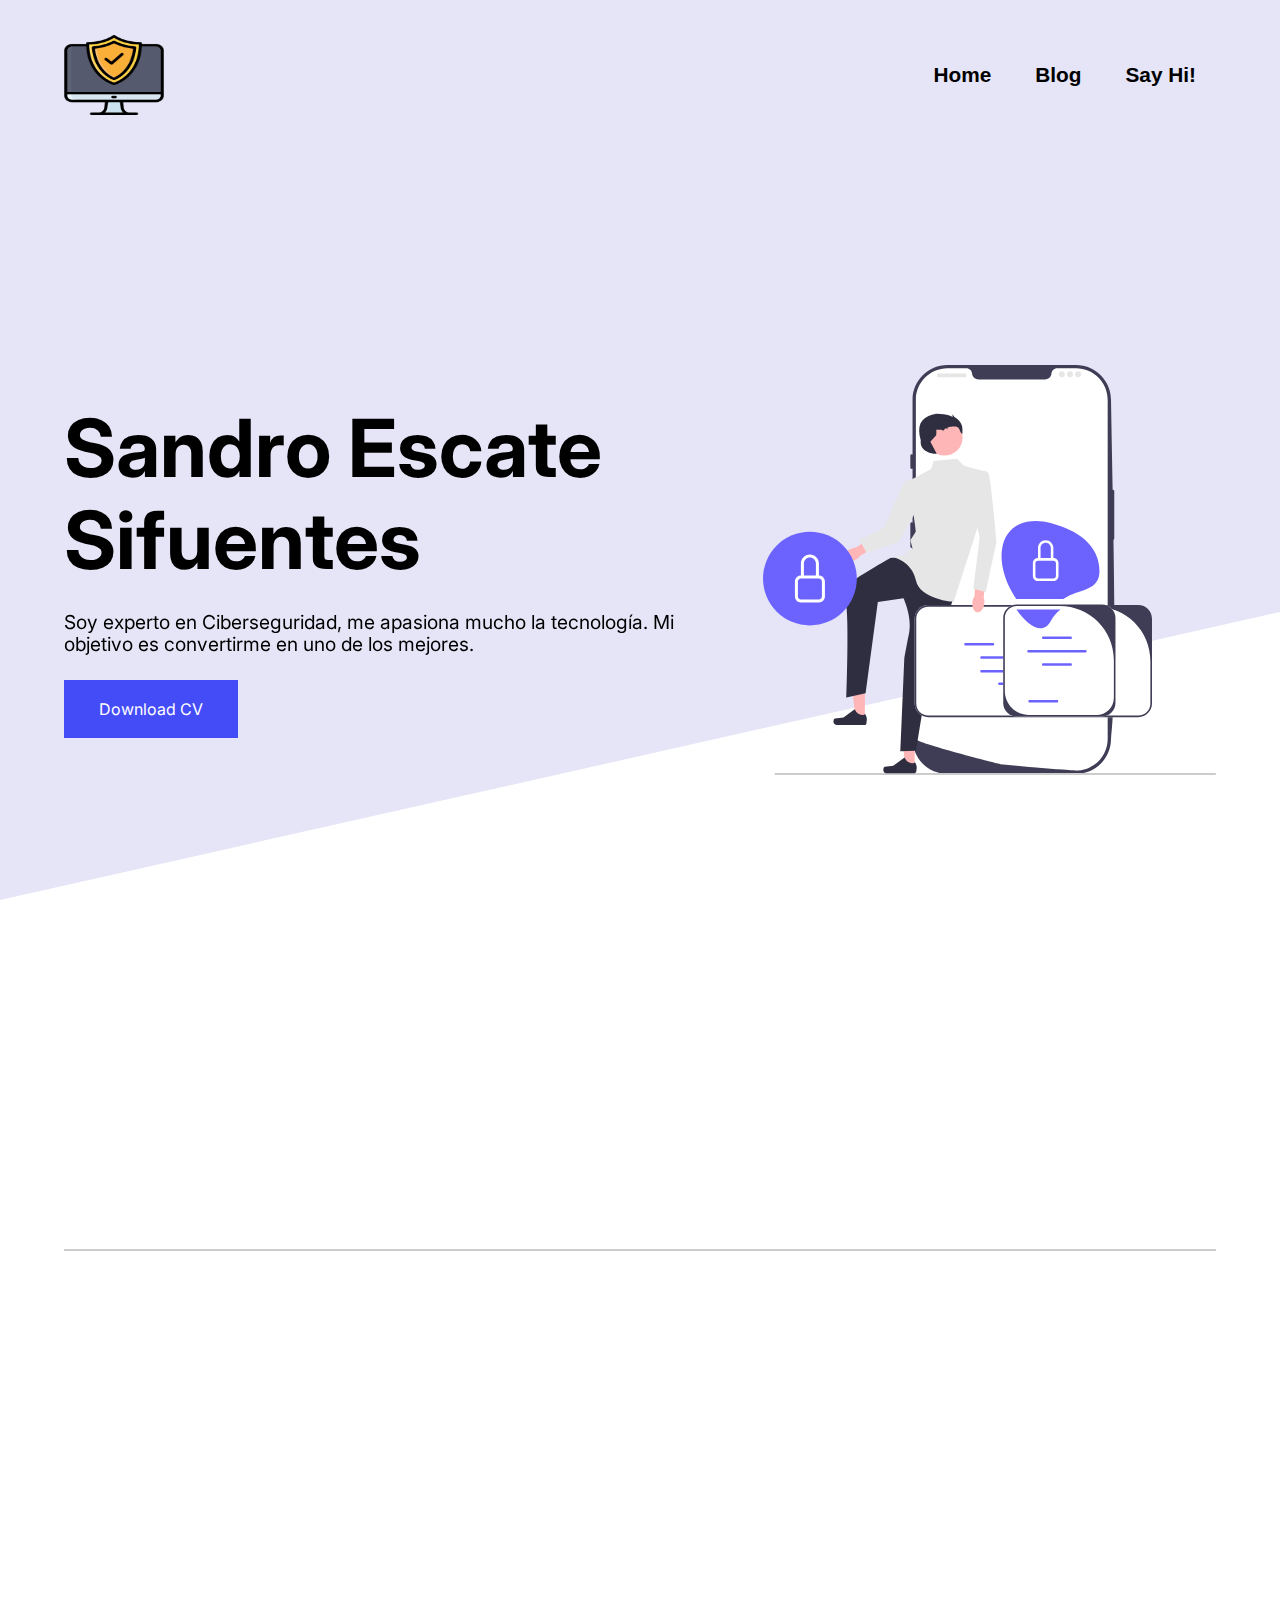
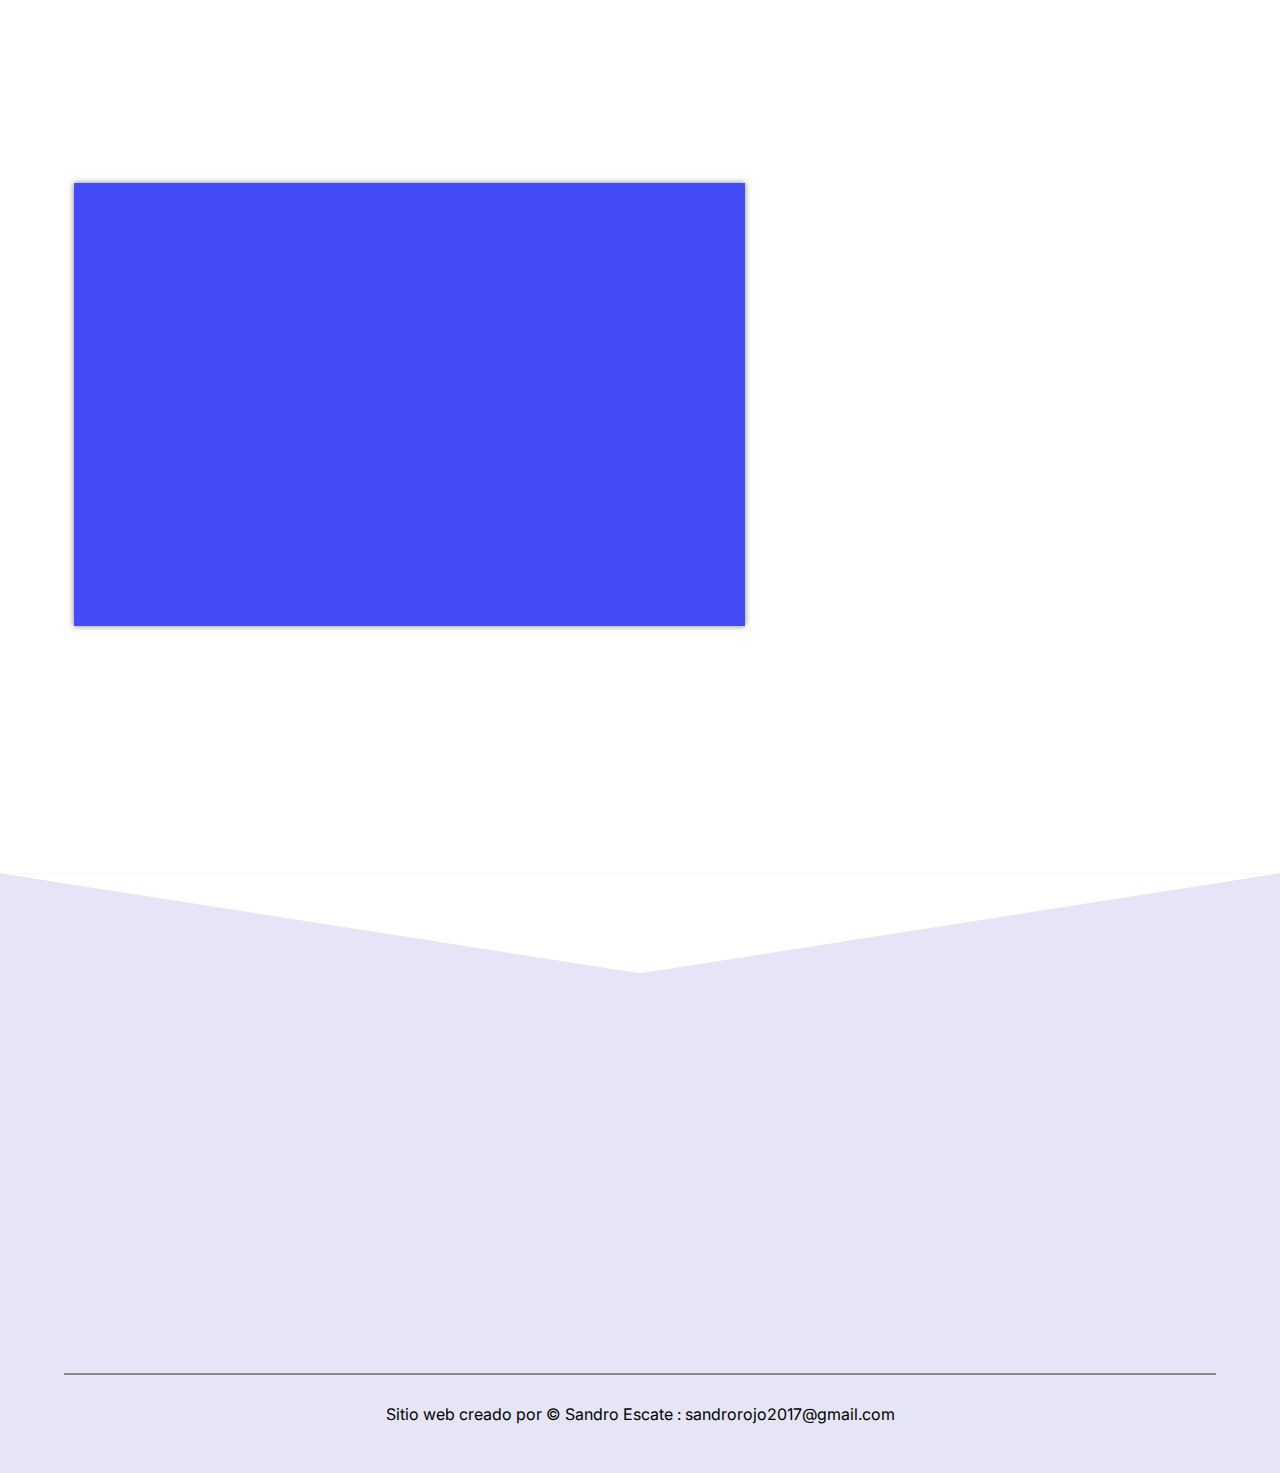
<file: Portafolio/index.html>
<!DOCTYPE html>
<html lang="es">

<head>
    <meta charset="UTF-8">
    <meta name="viewport" content="width=device-width, initial-scale=1.0">
    <title>Mi Portafolio</title>
    <link rel="shortcut icon" href="assets/miIcon.png" type="image/x-icon">
    <link rel="stylesheet" href="css/normalize.css">
    <link rel="stylesheet" href="css/style.css">
</head>

<body>
    <!--Para comenzar con una correcta estructura, empezamos con la etiqueta Header para la cabecera de la página-->
    <header class="hero">
        <div class="navbar">
            <img src="assets/libro.png" class="logo" alt="logo">
            <!--Seguimos con los botones de navegación-->
            <nav>
                <ul>
                    <li><a href="index.html">Home</a></li>
                    <li><a href="https://sandroescate18.blogspot.com/">Blog</a></li>
                    <li><a href="registro/registro.html">Say Hi!</a></li>
                </ul>
            </nav>
        </div>

        <div class="hero__container container">
            <!--Para empezar con el titulo agregaré un h1 y complementaré con una imagen-->
            <div class="hero__texts">
                <h1 class="hero__title">Sandro Escate Sifuentes</h1>
                <p class="hero__copy">Soy experto en Ciberseguridad, me apasiona mucho la tecnología. Mi objetivo es convertirme en uno de los mejores.</p>
                <a href="assets/MiCurriculum.pdf" download="MICV.pdf" class="hero__cta">Download CV</a>    
            </div>

            <img src="assets/Book.svg" class="hero__img">

        </div>

    </header>
    <!--Termina el header-->
    <article class="main">
        <!--Comienza la sección de autor-->
        <section class="instructor container">
            
            <div class="instructor__container">
                <img src="assets/perfil.jpg" class="instructor__img">
                <h2 class="instructor__name">Sandro Escate Sifuentes</h2>
                <p class="instructor__tag">Ingeniero de Ciberseguridad</p>
            </div>

        </section>

        <section class="about container">

            <div class="about__course">
                <h2 class="title title--border">La Ciberseguridad Actualmente</h2>

                <p class="about__paragraph">En la actualidad nos encontramos sumergidos en la era digital que pasamos por alto los peligros que conlleva navegar sin precacución por el internet, es por esto que todas las personas debemos tomar conciencia y sobre todo tener sentido común al navegar.</p>

                <p class="about__paragraph">Muchos Ciberdelincuentes todos los días intentan apoderarse de lo ajeno, datos de empresas, datos de personas, etc. Es por esto que la ciberseguridad se ha convertido en una pieza necesaria dentro de nuestro mundo cada vez más tecnológico y digital, ya que es la encargada de proteger nuestros dispositivos y nuestra seguridad y privacidad cuando navegamos por la Red.</p>

                <a href="https://sandroescate18.blogspot.com/" class="cta">Ir a mi Blog</a>
            </div>

            <figure class="about__picture">
                <img src="assets/leyendo.svg" class="about__img">
            </figure>

        </section>
        <!--Sección de categorias de libros más solicitados-->
        <section class="card">
            <div class="container">

                <h2 class="title">Ciberamenazas más comunes</h2>
                <p class="card__copy">Estas son las Ciberamenazas más comunes presentadas por IBM.</p>

                <div class="card__container">

                    <div class="card__item">
                        <figure class="card__img">
                            <img src="assets/superacion.png" class="card__picture">
                        </figure>
                        <h3 class="card__title">Ataque DDoS</h3>
                        <p class="card__paragraph">Un ataque DDoS intenta hacer caer un servidor, un sitio web o una red sobrecargándola con tráfico, generalmente desde varios sistemas coordinados. Los ataques DDoS agobian las redes empresariales a través del protocolo simple de gestión de red (SNMP), utilizado para módems, impresoras, conmutadores, routers y servidores.</p>
                    </div>

                    <div class="card__item">
                        <figure class="card__img">
                            <img src="assets/historia.png" class="card__picture">
                        </figure>
                        <h3 class="card__title">Ransomware</h3>
                        <p class="card__paragraph">Ransomware es un tipo de programa malicioso que bloquea archivos, datos o sistemas y amenaza con borrar o destruir los datos, o con publicar los datos privados o confidenciales, a menos que se pague un rescate a los ciberdelincuentes responsables del ataque. Los últimos ataques de ransomware se han dirigido a gobiernos estatales y locales, que son más fáciles de quebrantar que las organizaciones</p>
                    </div>

                    <div class="card__item">
                        <figure class="card__img">
                            <img src="assets/psicologia.png" class="card__picture">
                        </figure>
                        <h3 class="card__title">Phishing/ingeniería social</h3>
                        <p class="card__paragraph">Phishing es una forma de ingeniería social que engaña a los usuarios para que proporcionen su información confidencial. En las estafas de phishing, los correos electrónicos o mensajes de texto parecen ser de una empresa legítima que solicita información confidencial, como datos de tarjeta de crédito o información de inicio de sesión.</p>
                    </div>
                    
                    <div class="card__item">
                        <figure class="card__img">
                            <img src="assets/animales.png" class="card__picture">
                        </figure>
                        <h3 class="card__title">
                            Programas maliciosos</h3>
                        <p class="card__paragraph">El término "programa malicioso" se refiere a variantes de software malicioso, como gusanos, virus y troyanos, que proporcionan acceso no autorizado o causan daños a un sistema. Los ataques de programas maliciosos son cada vez más "sin archivos" y están diseñados para eludir los métodos de detección más comunes, como las herramientas antivirus.</p>
                    </div>

                </div>
            </div>
        </section>

        <section class="course container">

            <figure class="course__picture">
                <img src="assets/web1.svg" class="course__img">
            </figure>
            <!--Sección para comprar nuestros productos-->
            <div class="course__about">
                <h2 class="title">LO QUE OCURRE SI SUFRES UN ATAQUE CIBERNÉTICO</h2>
                <p class="about__paragraph">
                    - Imposibilidad de acceder a tu web y para hacerlo, piden un rescate, lo que viene siendo un ataque de ransomware.<br>
                    - Robo de los ficheros y archivos más importantes de tu organización.
                    - Impiden emitir facturas o cobros.<br>
                    - Se producen suplantaciones de identidad. El phishing es uno de los ataques cibernéticos más comunes en los últimos tiempos.<br>
                    - Hacer pagos indebidos.<br>
                    - Incremento en la factura de la luz o el teléfono
                </p>
                <a href="registro/registro.html" class="cta">Send Mail</a>
            </div>
        </section>
    </article>
    <!--La parte final de nuestra página web-->
    <footer class="footer">
        <div class="footer__container container">

            <div class="footer__contact">
                <div class="footer__texts">
                    <h2 class="title">¿Tienes algunda duda?</h2>
                    <p class="footer__copy">Si tienes alguna duda, puedes contactarme en cualquiera de mis redes sociales.</p>
                    <!--Nuestras redes sociales-->
                    <div class="footer__social">
                        <a href="https://www.facebook.com/profile.php?id=100087533088367" class="footer__link">
                           <img src="assets/bxl-facebook.svg" class="footer__icon">
                        </a>
                        <a href="https://twitter.com/escate_sandro" class="footer__link">
                           <img src="assets/bxl-twitter.svg" class="footer__icon">
                        </a>
                        <a href="https://www.youtube.com/" class="footer__link">
                           <img src="assets/bxl-youtube.svg" class="footer__icon">
                        </a>
                        <a href="https://www.instagram.com/sandro_escate18/" class="footer__link">
                           <img src="assets/bxl-instagram.svg" class="footer__icon">
                        </a>
                    </div>
                </div>
                
                <figure class="footer__picture">
                    <img src="assets/message-ilustration.svg" class="footer__img">
                </figure>
            </div>
            
            <p class="footer__copyright">
                Sitio web creado por &copy; Sandro Escate :</p>
        </div>
    </footer>
    <!--Archivos Javascript para efecto scroll-->
    <script src="js/scrollreveal.min.js"></script>
    <script src="js/main.js"></script>
</body>
</html>
</file>
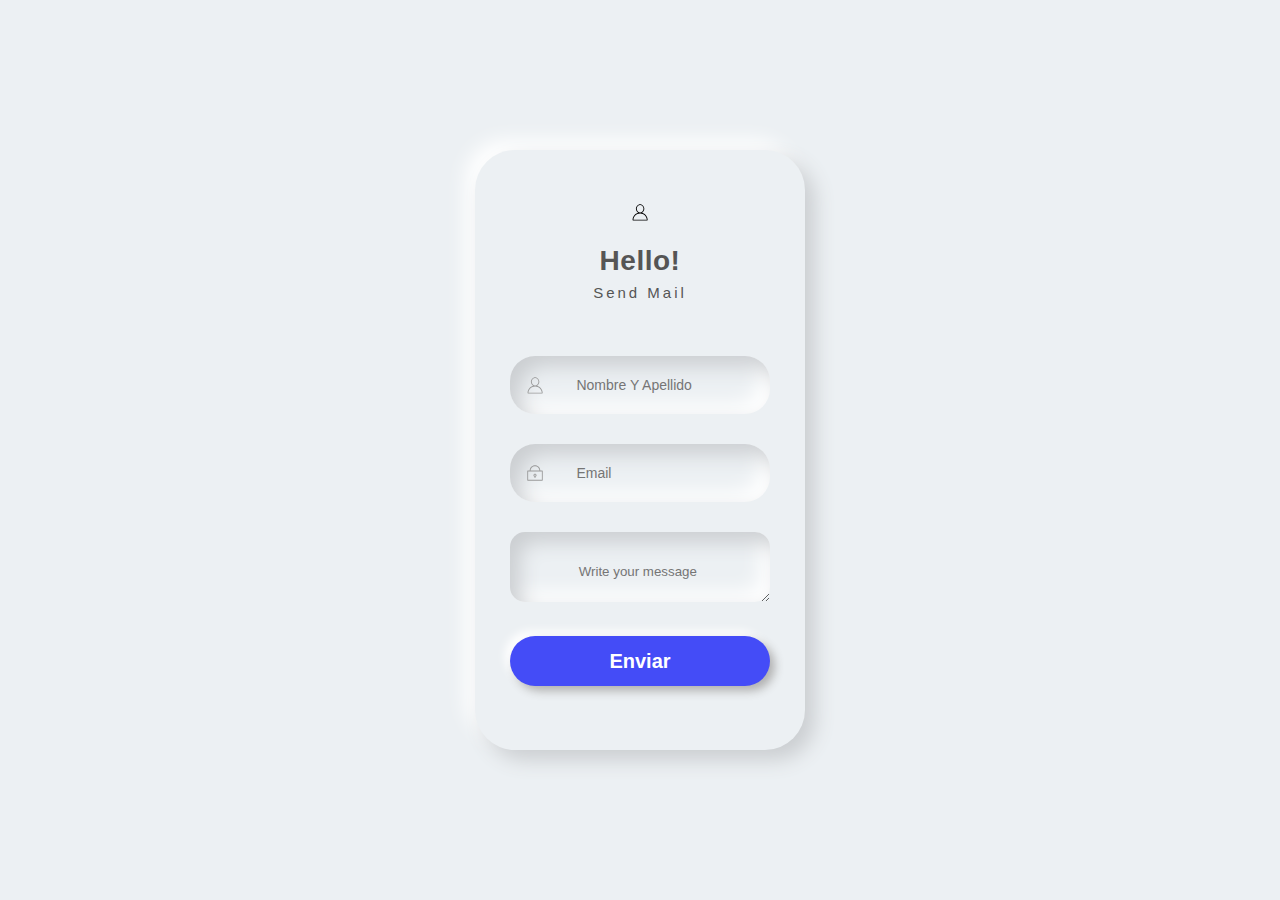
<file: Portafolio/registro/registro.html>
<!DOCTYPE html>
<html lang="es">
  <head>
    <meta charset="UTF-8" />
    <meta name="viewport" content="width=device-width, initial-scale=1.0" />
    <link rel="shortcut icon" href="mail.png" type="image/x-icon">
    <link rel="stylesheet" href="styleregi.css" />
    <title>Send Mail</title>
  </head>
  <body>
    <form id="form" action="https://formspree.io/f/xrgjdwjb" method="POST">
    <div class="login-div">
      <div class="logo">
        <svg class="svg-icon" viewBox="0 0 20 20">
            <!--Este pedazo de código genera la imágen de usuario-->
            <path d="M12.075,10.812c1.358-0.853,2.242-2.507,2.242-4.037c0-2.181-1.795-4.618-4.198-4.618S5.921,4.594,5.921,6.775c0,1.53,0.884,3.185,2.242,4.037c-3.222,0.865-5.6,3.807-5.6,7.298c0,0.23,0.189,0.42,0.42,0.42h14.273c0.23,0,0.42-0.189,0.42-0.42C17.676,14.619,15.297,11.677,12.075,10.812 M6.761,6.775c0-2.162,1.773-3.778,3.358-3.778s3.359,1.616,3.359,3.778c0,2.162-1.774,3.778-3.359,3.778S6.761,8.937,6.761,6.775 M3.415,17.69c0.218-3.51,3.142-6.297,6.704-6.297c3.562,0,6.486,2.787,6.705,6.297H3.415z"></path>
            <!----------------------------------------------------->
        </svg>
      </div>
      <!--El titulo y subtitulo-->
      <div class="titulo">Hello!</div>
      <div class="subtitulo">Send Mail</div>
      <!------------------------->
      <div class="campos">
        <div class="usuario">
          <svg class="svg-icon" fill="#999" viewBox="0 0 20 20">
            <!--Este pedazo de código genera la pequeña imagen que se encuentran en los inputs-->
            <path
              d="M12.075,10.812c1.358-0.853,2.242-2.507,2.242-4.037c0-2.181-1.795-4.618-4.198-4.618S5.921,4.594,5.921,6.775c0,1.53,0.884,3.185,2.242,4.037c-3.222,0.865-5.6,3.807-5.6,7.298c0,0.23,0.189,0.42,0.42,0.42h14.273c0.23,0,0.42-0.189,0.42-0.42C17.676,14.619,15.297,11.677,12.075,10.812 M6.761,6.775c0-2.162,1.773-3.778,3.358-3.778s3.359,1.616,3.359,3.778c0,2.162-1.774,3.778-3.359,3.778S6.761,8.937,6.761,6.775 M3.415,17.69c0.218-3.51,3.142-6.297,6.704-6.297c3.562,0,6.486,2.787,6.705,6.297H3.415z"></path>
            <!---------------------------------------------------------------------------------->
          </svg>
          <input type="text" class="input-usuario" placeholder="Nombre Y Apellido" />
        </div>

        <div class="contraseña">
          <svg class="svg-icon" fill="#999" viewBox="0 0 20 20">
            <!--Este pedazo de código genera la pequeña imagen que se encuentran en los inputs-->
            <path
              d="M17.308,7.564h-1.993c0-2.929-2.385-5.314-5.314-5.314S4.686,4.635,4.686,7.564H2.693c-0.244,0-0.443,0.2-0.443,0.443v9.3c0,0.243,0.199,0.442,0.443,0.442h14.615c0.243,0,0.442-0.199,0.442-0.442v-9.3C17.75,7.764,17.551,7.564,17.308,7.564 M10,3.136c2.442,0,4.43,1.986,4.43,4.428H5.571C5.571,5.122,7.558,3.136,10,3.136 M16.865,16.864H3.136V8.45h13.729V16.864z M10,10.664c-0.854,0-1.55,0.696-1.55,1.551c0,0.699,0.467,1.292,1.107,1.485v0.95c0,0.243,0.2,0.442,0.443,0.442s0.443-0.199,0.443-0.442V13.7c0.64-0.193,1.106-0.786,1.106-1.485C11.55,11.36,10.854,10.664,10,10.664 M10,12.878c-0.366,0-0.664-0.298-0.664-0.663c0-0.366,0.298-0.665,0.664-0.665c0.365,0,0.664,0.299,0.664,0.665C10.664,12.58,10.365,12.878,10,12.878"></path>
            <!---------------------------------------------------------------------------------->
          </svg>
          <input type="email" class="input-pass" placeholder="Email" />
        </div>
        <div class="menssagee">
          <textarea name="message" cols=42 rows=25 style="border: none;" placeholder="                  
                          
                  Write your message" class="form-control"></textarea>
        </div>
        <!--Para culminar el botón de entrar y los complementarios de "Olvide mi contraseña" y "Registrar"-->
        <button class="boton">Enviar</button>
      </form>
      </div>
    </div>
    <script>
			const $form = document.querySelector('#form')

			$form.addEventListener('submit', handlesubmit)

			async function handlesubmit(event) {
				event.preventDefault()
				const form = new FormData(this)
				const response = await fetch(this.action, {
					method: this.method,
					body: form,
					headers: {
						'Accept': 'application/json'
					}
				})
				if(response.ok) {
					this.reset()
					alert('Gracias por contactarme, te escribiré pronto :)')
				}
			}
		</script>
  </body>
</html>
</file>
<file: Portafolio/css/style.css>
@import url('https://fonts.googleapis.com/css2?family=Inter:wght@300;400;700&display=swap');

/*Creación de variables para los colores*/
:root{
    --color-primary: #444CF7;
    --color-title: #000;
    --align-title: left;
    --padding-container: 100px 0;
    --width-container: 90%;
    --max-width-container: 1200px;
    --color-btn: #444CF7;
    --text-btn: #fff;
    --padding-btn: 20px 35px;
    --height-shape:18em;
}

/*Cuerpo de la página*/
body{
    font-family: 'Inter', sans-serif;
    background-color: #E5E5F7;
    opacity: 1;
    background-image:  radial-gradient(#444CF7 0.7000000000000001px, transparent 0.7000000000000001px), radial-gradient(#444CF7 0.7000000000000001px, #E5E5F7 0.7000000000000001px);
    background-size: 28px 28px;
    background-position: 0 0,14px 14px;
}

.container{
    width: 90%;
    max-width: var(--max-width-container);
    padding: var(--padding-container);
    margin: 0 auto;
    overflow: hidden;
}

.hero{
    height: 100vh;
    min-height: 500px;
    position: relative;
    --padding-container: 0;
}
.navbar {
    width: 90%;
    margin: auto;
    padding: 35px 0 5px 0;
    display: flex;
    align-items: center;
    justify-content: space-between;
}

.logo {
    width: 100px;
    height: 80px;
    cursor: pointer;
}

.navbar ul li {
    list-style: none;
    display: inline-block;
    margin: 0 20px;
    position: relative;
}

.navbar ul li a {
    text-decoration: none;
    color: black;
    font-family: Verdana, Geneva, Tahoma, sans-serif;
    font-size: 1.3rem;
    font-weight: 600;
}

.navbar ul li::before {
    content: "";
    height: 3px;
    width: 0%;
    background: #444CF7;
    position: absolute;
    left: 0;
    bottom: -8px;
    transition: 0.5s ease-out;
}

.navbar ul li:hover::before {
    width: 100%;
}

.hero::after{
    content: "";
    display: block;
    position: absolute;
    height: var(--height-shape);
    width: 100%;
    bottom: 0;
    left: 0;
    background: #fff;
    z-index: -1;
    clip-path: polygon(0 100%, 100% 100%, 100% 0);

}

.hero__container{
    display: grid;
    height: 100%;
    grid-template-columns: 3fr 2fr;
    place-items: center;
    gap: 20px;
}

.hero__title{
    font-size: 5rem;
}

.hero__copy{
    font-size: 1.2rem;
    margin: 25px 0;
}

.hero__cta{
    display: inline-block;
    background: var(--color-btn);
    color: #fff;
    padding: var(--padding-btn);
    text-align: center;
    text-decoration: none;
}

.hero__img{
    width: 100%;
}

/* Main */

.main{
    background: #fff;
}

.title{
    font-size: 2.5rem;
    text-align: var(--align-title);
    color: var(--color-title);
}

.title--border::after{
    content: "";
    display: block;
    width: 100px;
    margin-top: 20px;
    height: 4px;
    background-color: var(--color-primary);
}


.cta{
    display: inline-block;
    background: var(--color-btn);
    color: var(--text-btn);
    padding: var(--padding-btn);
    text-align: center;
    text-decoration: none;
}

.instructor{
    text-align: center;
    border-bottom: 2px solid #ccc;
    --padding-container: 30px 0 60px;
}

.instructor__container{
    width: 70%;
    margin: 0 auto;
}

.instructor__name{
    margin: 20px 0;
}

.instructor__tag{
    font-weight: 700;
    color: var(--color-primary);
    margin-bottom: 20px;
}

.instructor__paragraph{
    text-align: left;
    line-height: 1.5;
    font-style: italic;
    color: #615a5a;
}

.instructor__img{
    width: 150px;
    height: 150px;
    border-radius: 80%;
    object-fit: cover;
    object-position: top;
}

.about{
    display: grid;
    grid-template-columns: 5fr 4fr;
    place-items: center;
}

.about__course{
    width: 90%;
}

.about__paragraph{
    margin: 20px 0;
    line-height: 1.5;
    font-weight: 300;
}

.about__picture{
    text-align: center;
}

.about__img{
    width: 95%;
}

.card{
    background: #f2f2f2;
}

.card__copy{
    margin-top: 20px;
}

.card__container{
    width: 99%;
    margin: 0 auto;
    margin-top: 60px;
    display: grid;
    grid-template-columns: repeat(3,1fr);
    grid-template-rows: repeat(4,1fr);
    gap: 20px;
    grid-template-areas: 
    ".      card1   .    "
    "card2  card1   card3"
    "card2  card4   card3"
    ".      card4   .   ";
}

.card__item{
    padding: 20px;
    background: #fff;
    border-top: 5px solid #667eea;
    box-shadow: 0 0 3px rgba(0, 0, 0, .5);
    display: flex;
    flex-direction: column;
    align-items: center;
}

.card__img{
    background: var(--color-primary);
    margin-top: 20px;
    width: 80px;
    height: 80px;
    border-radius: 50%;
    display: flex;
    justify-content: center;
    align-items: center;
}
.card__img img {
    width: 60px;
    height: 60px;
}

.card__title{
    margin: 20px 0;
    font-size: 1.5rem;
}

.card__paragraph{
    font-weight: 300;
    margin-bottom: 20px;
}

.card__item:nth-last-of-type(1){
    grid-area: card1;
}

.card__item:nth-last-of-type(2){
    grid-area: card2;
}

.card__item:nth-last-of-type(3){
    grid-area: card3;
}

.card__item:nth-last-of-type(4){
    grid-area: card4;
}

.course{
    --color-title: #fff;
    --color-btn: #fff;
    --text-btn: #444cf7;
    color: var(--color-title);
    display: grid;
    grid-template-columns: repeat(5, 1fr);
    grid-template-rows: repeat(5, 1fr);
}

.course__about{
    z-index: 100;
    align-self: center;
    width: 97%;
    margin: 0 auto;
    padding: 30px;
    box-shadow: 0 0 6px rgba(0, 0, 0, .5);
    background: var(--color-primary);
    grid-column: 1/4;
    grid-row: 2/-2;
}

.course__picture{
  
    margin:0;
    grid-column: 3/-1;
    grid-row: 1/-1;
}

.course__img{
    width: 100%;
    height: 100%;
    object-fit: cover;
}

.course__picture--right{
    grid-column: 1/4;
}

.course__about--left{
    grid-column: 3/-1;
}

/* Footer */

.footer{
    position: relative;
    --padding-container: 160px 0 50px ;

}


.footer::before{
    content: "";
    position: absolute;
    width: 100%;
    height: 100px;
    background: #fff;
    top: 0;
    left: 0;
    clip-path: polygon(0 0, 100% 0, 50% 100%);

}

.footer__contact{
    display: grid;
    grid-template-columns: repeat(2, 1fr);
    gap: 20px;
    place-items: center;
    margin-bottom: 30px;
}

.footer__copy{
    margin: 20px 0;
    font-weight: 300;
}

.footer__social{
    display: flex;
    padding-top: 30px;
    flex-wrap: wrap;
}

.footer__link{
    width: 60px;
    height: 60px;
    border: 1px solid #000;
    border-radius: 50%;
    margin-right: 20px;
    margin-bottom: 20px;
    display: flex;
    justify-content: center;
    align-items: center;
}

.footer__icon{
    width: 30px;
}


.footer__picture{
    margin: 0;
}

.footer__img{
    width: 100%;
}

.footer__copyright{
    padding-top: 30px;
    border-top: 2px solid #918484;
    text-align: center;
}

.footer__copyright::after{
    content: " sandrorojo2017@gmail.com";
}

/*responsive Web Design*/

@media screen and (max-width:768px){
    :root{
        --height-shape:14em;
    }

    .hero{
        min-height: 100vh;
        height: auto;
    }

    .hero__container{
        --padding-container: 60px 0;
        grid-template-columns: 1fr;
        grid-template-rows: max-content 1fr;
    }

    .hero__img{
        order: -1;
        max-width: 300px;
    }

    .hero__title{
        font-size: 3.8rem;
    }

    /* About */

    .about{
        grid-template-columns: 1fr;
        grid-template-rows: max-content 1fr;
        gap: 80px;
    }

    .about__course{
        width: 100%;
    }

    .about__picture{
        order: -1;
    }

    .about__img{
        width: 100%;
    }

    .card__container{
        grid-template-columns: repeat(2,1fr);
        grid-template-rows: repeat(5,1fr);
        gap: 15px;
        grid-template-areas: 
        "card1      ."
        "card1  card2"
        "card3  card2"
        "card3  card4"
        ".      card4";
    }

    .course{
        grid-template-columns: repeat(6,1fr);
    }

    .course__about{
        grid-column: 1/6;
    }

    .course__about--left{
        grid-column: 2/-1;
    }

    .course__picture{
        grid-column: 2/-1;
    }

    .course__picture--right{
        grid-column: 1/6;
    }

    .footer__contact{
        grid-template-columns: 1fr;
    }

    .footer__texts{
        order: 1;
        --align-title: center;
    }

    .footer__social{
        justify-content: space-evenly;
    }
}

/*responsive Web Design*/

@media screen and (max-width: 500px){
    :root{
        --padding-btn: 20px 0;
    }


    .hero__container{
        --padding-container: 45px 0;
    }

    .hero__texts{
        text-align: center;
    }

    .hero__title{
        font-size: 3rem;
    }

    .hero__cta{
        display: block;
        width: 90%;
        margin: 0 auto;
    }

    .title{
        font-size: 2rem;
    }

    .cta{
        display: block;
    }

    .instructor{
        --padding-container: 60px 0;
    }

    .instructor__container{
        width: 90%;
    }

    .about{
        gap: 40px;
    }

    .about__course{
        width: 100%;
    }

    .card__container{
        width: 97%;
        grid-template-columns: 1fr;
        grid-template-rows: repeat(4,1fr);
        grid-template-areas: 
        "card1"
        "card2"
        "card3"
        "card4";
    }

    .course{
        grid-template-columns: 1fr;
        --padding-container: 80px 0 30px;
    }

    .course--modifier{
        --padding-container:0 0 80px;
    }

    .course__about{
        padding: 20px 20px;
        width: 95%;
        grid-column: 1/-1;
        grid-row: 1/-1;
    }

    .course__picture{
        display: none;
    }
    

}
</file>
<file: Portafolio/registro/styleregi.css>
* {
    box-sizing: border-box;
    font-family: "Lato", sans-serif;
    color: #555;
  }
  
  body {
    margin: 0;
    height: 100vh;
    display: flex;
    justify-content: center;
    align-items: center;
    background: #ecf0f3;
  }
  
.login-div {
    width: 330px;
    height: 600px;
    border-radius: 40px;
    box-shadow: 10px 10px 20px #cbced1, -10px -10px 20px #ffffff;
    padding: 50px 35px 35px 35px;
  }
.logo {
    text-align: center;
}
.logo img{
    width: 100px;
    height: 100px;
    border-radius: 50%;
    margin: 0 auto;
    /*Con esta propiedad obtenemos el efecto de Neumorfismo*/
    box-shadow: 0px 0px 2px #5f5f5f, 0px 0px 0px 5px #ecf0f3,
      10px 10px 20px #a7aaaf, -10px -10px 20px #ffffff;
}
.titulo {
    text-align: center;
    font-size: 28px;
    font-weight: 700;
    letter-spacing: 0.5px;
    padding-top: 24px;
  }
  
.subtitulo {
    text-align: center;
    font-size: 15px;
    margin-top: 7px;
    letter-spacing: 3px;
  }
  
.campos {
    margin-top: 55px;
  }
  .usuario,
  .contraseña {
    margin-bottom: 30px;
    border-radius: 25px;
    background: #ecf0f3;
    box-shadow: inset 10px 10px 20px #cbced1, inset -10px -10px 20px #ffffff;
  }
  
input {
    border: none;
    outline: none;
    background: none;
    font-size: 14px;
    margin: 20px 10px;
  }
  
svg {
    height: 20px;
    margin: 2px 15px -5px 15px;
  }
  
button {
    outline: none;
    border: none;
    cursor: pointer;
    width: 100%;
    height: 50px;
    font-size: 20px;
    font-weight: 700;
    color: #fff;
    background: #444CF7;
    border-radius: 25px;
    box-shadow: 5px 5px 10px #b1b1b1, -5px -5px 10px #ffffff;
    transition: 0.5s;
  }
  
button:hover {
    background: #666cdb;
  }
  
button:active {
    background: #7a80ee;
  }
  
.link {
    padding-top: 20px;
    text-align: center;
  }
  
.link a {
    text-decoration: none;
    color: #a7aaaf;
    font-size: 15px;
  }

.form-control{
  width: 100%;
  height: 70px;
  margin-bottom: 30px;
  border-radius: 15px;
  background: #ecf0f3;
  box-shadow: inset 10px 10px 20px #cbced1, inset -10px -10px 20px #ffffff;
}
</file>
